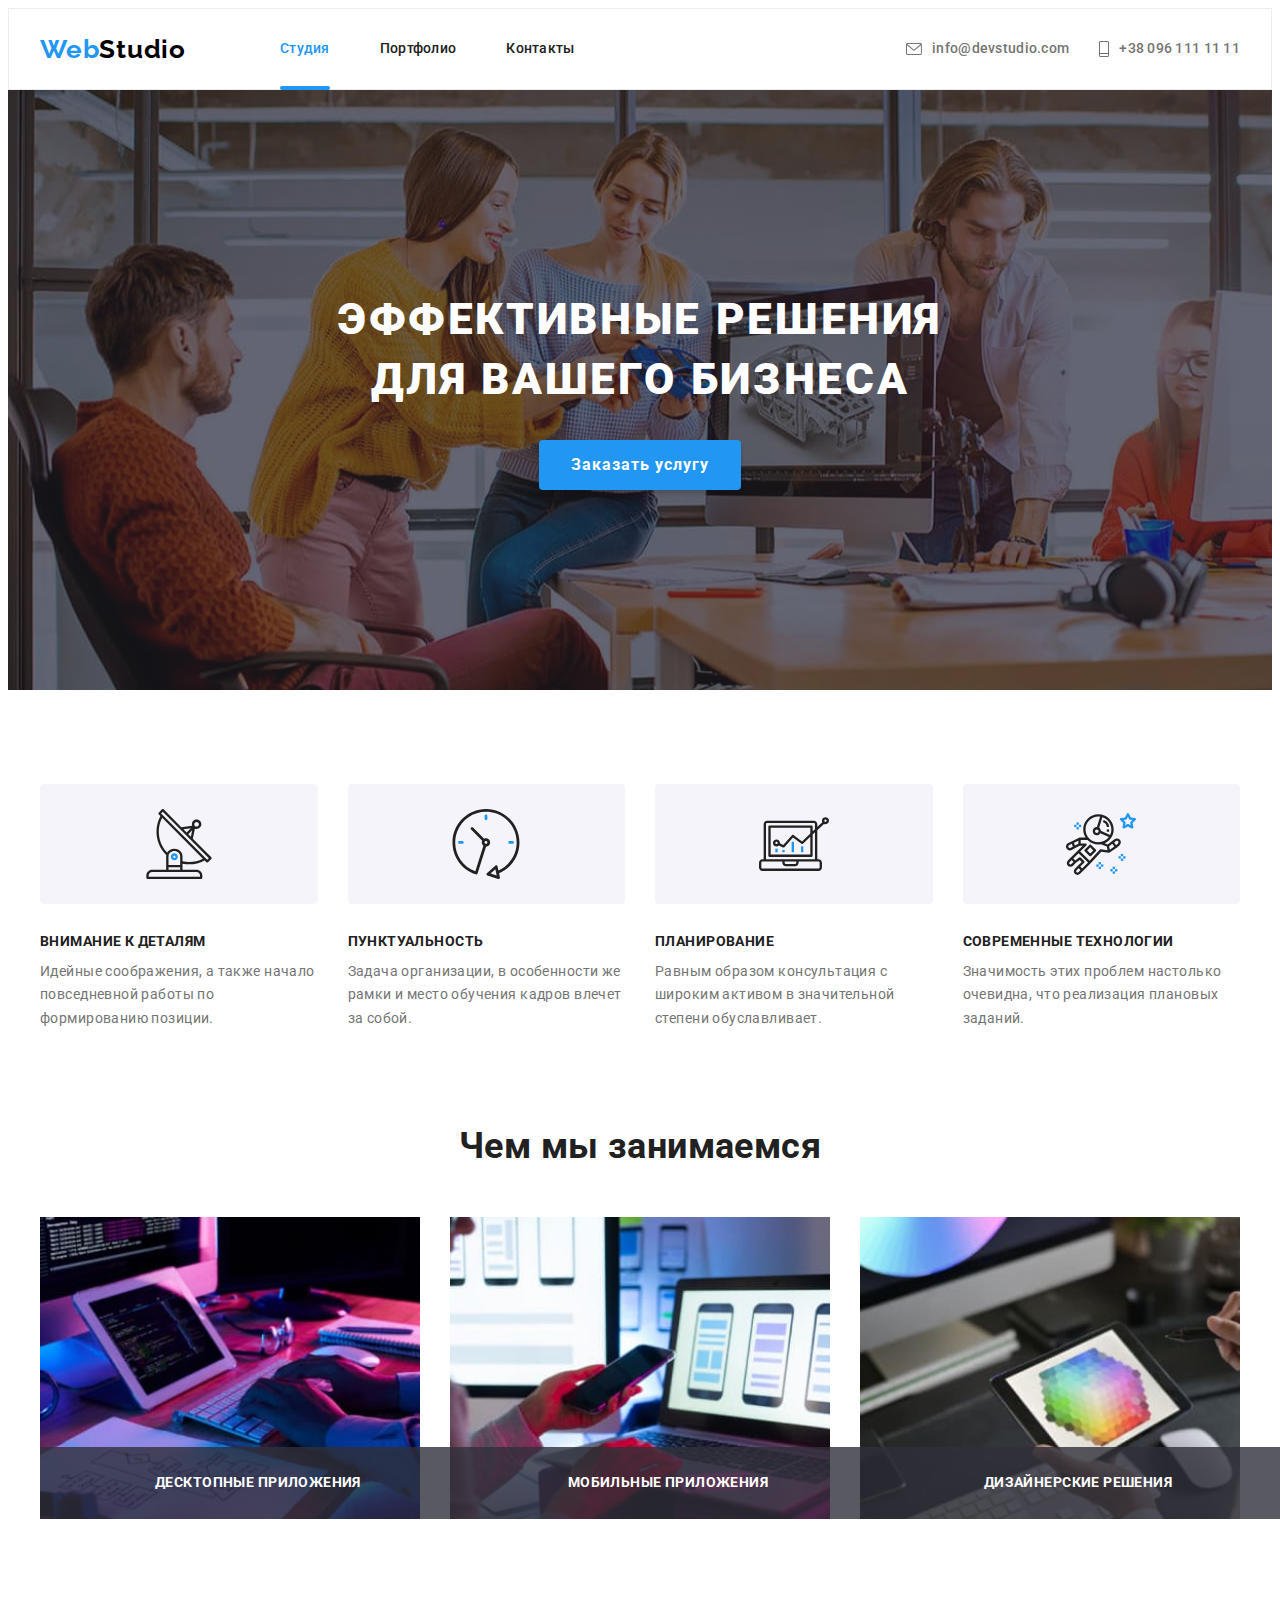
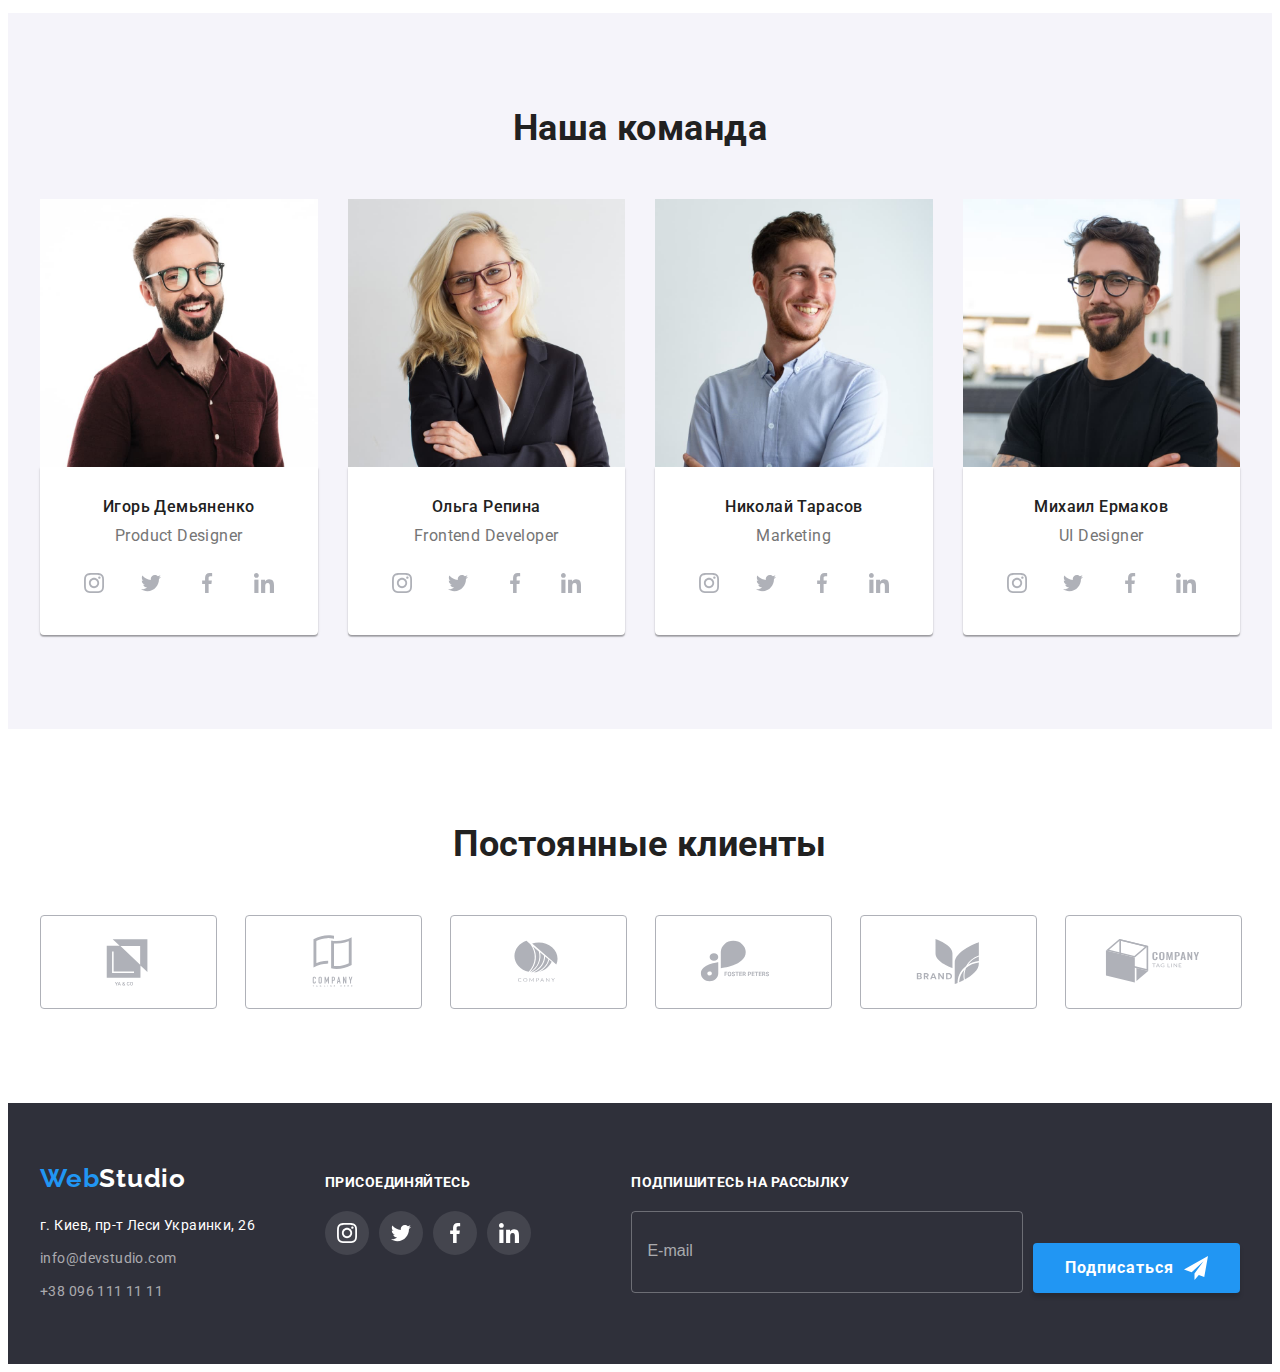
<file: index.html>
<!DOCTYPE html>
<html lang="ru">
<head>
    <meta charset="UTF-8">
    <meta http-equiv="X-UA-Compatible" content="IE=edge">
    <meta name="viewport" content="width=device-width, initial-scale=1.0">
    <title>Document</title>
    <link rel="preconnect" href="https://fonts.googleapis.com">
    <link rel="preconnect" href="https://fonts.gstatic.com" crossorigin>
    <link href="https://fonts.googleapis.com/css2?family=Raleway:wght@700&family=Roboto:wght@400;500;700;900&display=swap"
          rel="stylesheet">
    <link rel="stylesheet" href="https://cdnjs.cloudflare.com/ajax/libs/modern-normalize/1.1.0/modern-normalize.min.css" integrity="sha512-wpPYUAdjBVSE4KJnH1VR1HeZfpl1ub8YT/NKx4PuQ5NmX2tKuGu6U/JRp5y+Y8XG2tV+wKQpNHVUX03MfMFn9Q==" crossorigin="anonymous" referrerpolicy="no-referrer" />
    <link rel="stylesheet" href="./css/styles.css">
</head>
<body>
    <header class="header">
        <div class="container header-container">
        <a class="link logo" href="#">Web<span class="logo-black">Studio</span></a>
        <nav class="header-nav">
          <ul class="header-nav-list list">
              <li class="nav-list-item">
                   <a class="header-nav-link link current" href="#">Студия</a>
                </li> 
              <li class="nav-list-item"> 
                  <a class="header-nav-link link" href="./portfolio.html">Портфолио</a> 
                </li>
              <li class="nav-list-item"> 
                  <a class="header-nav-link link" href="#">Контакты</a> 
                </li>
          </ul>
        </nav>
        <ul class="contact-list list"> 
          <li class="nav-list-item">
            <a class="header-nav-link link" href="mailto:info@devstudio.com">info@devstudio.com 
                <svg class="header-nav-icon" width="16" height="12">
                <use href="./img/sprite.svg#icon-mail-icon"></use>
                </svg>
            </a>
          </li>
          <li class="nav-list-item"> 
            <a class="header-nav-link link" href="tel:+380961111111">+38 096 111 11 11
                <svg class="header-nav-icon" width="10" height="16">
                <use href="./img/sprite.svg#icon-telefon-icon"></use>
                </svg>
            </a> 
          </li>
        </ul>
        </div>
    </header>
    <main class="main">
        <section class="hero">
        <div class="container hero-container">
          <h1 class="hero-title">Эффективные решения для вашего бизнеса</h1>
          <button class="model-btn" type="button" data-modal-open>Заказать услугу</button>
        </div>
        </section>
        <section class="benefit section">
            <div class="container benefit-container">
            <h2 class="benefit-title visually-hidden">Преимущества</h2>
            <ul class="benefit-list list card-set">
                <li class="benefit-item card-set-item">
                    <div class="icon-background">
                    <svg class="benefit-icon icon-bgd" width="70" height="70">
                        <use href="./img/sprite.svg#icon-antenna-1"></use>
                    </svg> 
                    </div>
                    <h3 class="benefit-item-title">Внимание к деталям</h3>
                    <p class="benefit-description">Идейные соображения, а также начало повседневной работы по формированию позиции.</p>
                </li>
                <li class="benefit-item card-set-item">
                    <div class="icon-background">
                    <svg class="benefit-icon icon-bgd" width="70" height="70">
                        <use href="./img/sprite.svg#icon-clock-1"></use>
                    </svg> 
                    </div>
                    <h3 class="benefit-item-title">Пунктуальность</h3>
                    <p class="benefit-description">Задача организации, в особенности же рамки и место обучения кадров влечет за собой.</p>
                </li>
                <li class="benefit-item card-set-item">
                    <div class="icon-background">
                    <svg class="benefit-icon icon-bgd" width="70" height="70">
                        <use href="./img/sprite.svg#icon-diagram-1"></use>
                    </svg> 
                    </div>
                    <h3 class="benefit-item-title">Планирование</h3>
                    <p class="benefit-description">Равным образом консультация с широким активом в значительной степени обуславливает.</p>
                </li>
                <li class="benefit-item card-set-item">
                    <div class="icon-background">
                    <svg class="benefit-icon icon-bgd" width="70" height="70">
                        <use href="./img/sprite.svg#icon-astronaut-1"></use>
                    </svg> 
                    </div>
                    <h3 class="benefit-item-title">Современные технологии</h3>
                    <p class="benefit-description">Значимость этих проблем настолько очевидна, что реализация плановых заданий.</p>
                </li>
            </ul>
           </div>
        </section>
        <section class="work section">
            <div class="container work-container">
            <h2 class="section-title">Чем мы занимаемся</h2>
            <ul class="work-list list card-set">
                <li class="work-list-item card-set-item"> <img src="./img/img.jpg" alt="разработка сайтов" width="370" height="294"> 
                     <p class="work-list-description">Десктопные приложения</p>
                </li> 
                <li class="work-list-item card-set-item"> <img src="./img/img-1.jpg" alt="разработка мобильных приложений" width="370" height="294">
                    <p class="work-list-description">Мобильные приложения</p>
                </li>
                <li class="work-list-item card-set-item"> <img src="./img/img-2.jpg" alt="подбор дизайнерских решений" width="370" height="294">
                    <p class="work-list-description">Дизайнерские решения</p>
                </li>
            </ul>
            </div>
        </section>
        <section class="team section">
            <div class="container">
            <h2 class="section-title">Наша команда</h2>
            <ul class="team-list list card-set">
                <li class="team-item card-set-item">
                    <img src="./img/team-photo-1.jpg" alt="Игорь Демьяненко" width="270" height="260">
                    <div class="team-photo-description">
                    <h3 class="team-item-title">Игорь Демьяненко</h3>
                    <p class="team-description" lang="en">Product Designer</p>
                    <ul class="social-list list">
                        <li class="social-item">
                            <a class="social-link link" href="#" target="_blank" rel="noreferer noopener nofollow">
                                <svg class="social-icon" width="20" height="20">
                                    <use href="./img/sprite.svg#icon-instagram-2"></use>
                                </svg>
                            </a>
                        </li>
                        <li class="social-item">
                            <a class="social-link link" href="#" target="_blank" rel="noreferer noopener nofollow">
                                <svg class="social-icon" width="20" height="20">
                                    <use href="./img/sprite.svg#icon-twitter-1"></use>
                                </svg>
                            </a>
                        </li>
                        <li class="social-item">
                            <a class="social-link link" href="#" target="_blank" rel="noreferer noopener nofollow">
                                <svg class="social-icon" width="20" height="20">
                                    <use href="./img/sprite.svg#icon-facebook-1"></use>
                                </svg>
                            </a>
                        </li>
                        <li class="social-item">
                            <a class="social-link link" href="#" target="_blank" rel="noreferer noopener nofollow">
                                <svg class="social-icon" width="20" height="20">
                                    <use href="./img/sprite.svg#icon-linkedin-1"></use>
                                </svg>
                            </a>
                        </li>
                    </ul>
                    </div>
                </li>
                <li class="team-item card-set-item">
                    <img src="./img/team-photo-2.jpg" alt="Ольга Репина" width="270" height="260">
                    <div class="team-photo-description">
                    <h3 class="team-item-title">Ольга Репина</h3>
                    <p class="team-description" lang="en">Frontend Developer</p>
                        <ul class="social-list list">
                            <li class="social-item">
                                <a class="social-link link" href="#" target="_blank" rel="noreferer noopener nofollow">
                                    <svg class="social-icon" width="20" height="20">
                                        <use href="./img/sprite.svg#icon-instagram-2"></use>
                                    </svg>
                                </a>
                            </li>
                            <li class="social-item">
                                <a class="social-link link" href="#" target="_blank" rel="noreferer noopener nofollow">
                                    <svg class="social-icon" width="20" height="20">
                                        <use href="./img/sprite.svg#icon-twitter-1"></use>
                                    </svg>
                                </a>
                            </li>
                            <li class="social-item">
                                <a class="social-link link" href="#" target="_blank" rel="noreferer noopener nofollow">
                                    <svg class="social-icon" width="20" height="20">
                                        <use href="./img/sprite.svg#icon-facebook-1"></use>
                                    </svg>
                                </a>
                            </li>
                            <li class="social-item">
                                <a class="social-link link" href="#" target="_blank" rel="noreferer noopener nofollow">
                                    <svg class="social-icon" width="20" height="20">
                                        <use href="./img/sprite.svg#icon-linkedin-1"></use>
                                    </svg>
                                </a>
                            </li>
                        </ul>
                </div>
                </li>
                <li class="team-item card-set-item">
                    <img src="./img/team-photo-3.jpg" alt="Николай Тарасов" width="270" height="260">
                    <div class="team-photo-description">
                    <h3 class="team-item-title">Николай Тарасов</h3>
                    <p class="team-description" lang="en">Marketing</p>
                    <ul class="social-list list">
                        <li class="social-item">
                            <a class="social-link link" href="#" target="_blank" rel="noreferer noopener nofollow">
                                <svg class="social-icon" width="20" height="20">
                                    <use href="./img/sprite.svg#icon-instagram-2"></use>
                                </svg>
                            </a>
                        </li>
                        <li class="social-item">
                            <a class="social-link link" href="#" target="_blank" rel="noreferer noopener nofollow">
                                <svg class="social-icon" width="20" height="20">
                                    <use href="./img/sprite.svg#icon-twitter-1"></use>
                                </svg>
                            </a>
                        </li>
                        <li class="social-item">
                            <a class="social-link link" href="#" target="_blank" rel="noreferer noopener nofollow">
                                <svg class="social-icon" width="20" height="20">
                                    <use href="./img/sprite.svg#icon-facebook-1"></use>
                                </svg>
                            </a>
                        </li>
                        <li class="social-item">
                            <a class="social-link link" href="#" target="_blank" rel="noreferer noopener nofollow">
                                <svg class="social-icon" width="20" height="20">
                                    <use href="./img/sprite.svg#icon-linkedin-1"></use>
                                </svg>
                            </a>
                        </li>
                    </ul>
                </div>
                </li>
                <li class="team-item card-set-item">
                    <img src="./img/team-photo-4.jpg" alt="Михаил Ермаков" width="270" height="260">
                    <div class="team-photo-description">
                    <h3 class="team-item-title">Михаил Ермаков</h3>
                    <p class="team-description" lang="en">UI Designer</p>
                    <ul class="social-list list">
                        <li class="social-item">
                            <a class="social-link link" href="#" target="_blank" rel="noreferer noopener nofollow">
                                <svg class="social-icon" width="20" height="20">
                                    <use href="./img/sprite.svg#icon-instagram-2"></use>
                                </svg>
                            </a>
                        </li>
                        <li class="social-item">
                            <a class="social-link link" href="#" target="_blank" rel="noreferer noopener nofollow">
                                <svg class="social-icon" width="20" height="20">
                                    <use href="./img/sprite.svg#icon-twitter-1"></use>
                                </svg>
                            </a>
                        </li>
                        <li class="social-item">
                            <a class="social-link link" href="#" target="_blank" rel="noreferer noopener nofollow">
                                <svg class="social-icon" width="20" height="20">
                                    <use href="./img/sprite.svg#icon-facebook-1"></use>
                                </svg>
                            </a>
                        </li>
                        <li class="social-item">
                            <a class="social-link link" href="#" target="_blank" rel="noreferer noopener nofollow">
                                <svg class="social-icon" width="20" height="20">
                                    <use href="./img/sprite.svg#icon-linkedin-1"></use>
                                </svg>
                            </a>
                        </li>
                    </ul>
                </div>
                </li>
            </ul>
            </div>
        </section>
        <section class="clients section">
            <div class="container">
            <h2 class="section-title">Постоянные клиенты</h2>
            <ul class="clients-list list card-set">
                <li class="clients-item card-set-item">
                    <a class="clients-link link" href="#" target="_blank" rel="norefer noopener nofollow">
                        <svg class="clients-icon" width="106" height="60">
                            <use href="./img/sprite.svg#icon-logo"></use>
                        </svg>
                    </a>
                </li>
                <li class="clients-item card-set-item">
                    <a class="clients-link link" href="#" target="_blank" rel="norefer noopener nofollow">
                        <svg class="clients-icon" width="106" height="60">
                            <use href="./img/sprite.svg#icon-logo-1"></use>
                        </svg>
                    </a>
                </li>
                <li class="clients-item card-set-item">
                    <a class="clients-link link" href="#" target="_blank" rel="norefer noopener nofollow">
                        <svg class="clients-icon" width="106" height="60">
                            <use href="./img/sprite.svg#icon-logo-2"></use>
                        </svg>
                    </a>
                </li>
                <li class="clients-item card-set-item">
                    <a class="clients-link link" href="#" target="_blank" rel="norefer noopener nofollow">
                        <svg class="clients-icon" width="106" height="60">
                            <use href="./img/sprite.svg#icon-logo-3"></use>
                        </svg>
                    </a>
                </li>
                <li class="clients-item card-set-item">
                    <a class="clients-link link" href="#" target="_blank" rel="norefer noopener nofollow">
                        <svg class="clients-icon" width="106" height="60">
                            <use href="./img/sprite.svg#icon-logo-4"></use>
                        </svg>
                    </a>
                </li>
                <li class="clients-item card-set-item">
                    <a class="clients-link link" href="#" target="_blank" rel="norefer noopener nofollow">
                        <svg class="clients-icon" width="106" height="60">
                            <use href="./img/sprite.svg#icon-logo-5"></use>
                        </svg>
                    </a>
                </li>
            </ul>
            </div>
        </section>
    </main>
    <footer class="footer">
        <div class="container">
        <div class="footer-container">
            <div class="footer-item">
                <a class="link logo" href="#">Web<span class="logo-white">Studio</span></a>
                <address class="address">
                    <ul class="address-list list">
                        <li class="address-list-item"> <a class="address-link link" href="https://goo.gl/maps/u6zLMVcU29bm2vKz9"
                                target="_blank" rel="noreferrer noopener nofollow">г. Киев, пр-т Леси Украинки, 26</a>
                        </li>
                        <li class="address-list-item"> <a class="address-link link" href="mailto:info@devstudio.com">info@devstudio.com
                            </a> </li>
                        <li class="address-list-item"> <a class="address-link link" href="tel:+380961111111">+38 096 111 11 11 </a>
                        </li>
                    </ul>
                </address>
            </div>
            <div class="footer-item">
                <p class="footer-titel">присоединяйтесь</p> 
                <ul class="social-list list">
                    <li class="social-item">
                        <a class="social-link link" href="#">
                            <svg class="social-icon" width="20" height="20">
                                <use href="./img/sprite.svg#icon-instagram-2"></use>
                            </svg>
                        </a>
                    </li>
                    <li class="social-item">
                        <a class="social-link link" href="#" target="_blank" rel="noreferer noopener nofollow">
                            <svg class="social-icon" width="20" height="20">
                                <use href="./img/sprite.svg#icon-twitter-1"></use>
                            </svg>
                        </a>
                    </li>
                    <li class="social-item">
                        <a class="social-link link" href="#" target="_blank" rel="noreferer noopener nofollow">
                            <svg class="social-icon" width="20" height="20">
                                <use href="./img/sprite.svg#icon-facebook-1"></use>
                            </svg>
                        </a>
                    </li>
                    <li class="social-item">
                        <a class="social-link link" href="#" target="_blank" rel="noreferer noopener nofollow">
                            <svg class="social-icon" width="20" height="20">
                                <use href="./img/sprite.svg#icon-linkedin-1"></use>
                            </svg>
                        </a>
                    </li>
                </ul>
            </div>
            <div class="footer-item">
                <p class="footer-titel">Подпишитесь на рассылку</p>
                <form class="subscribe-form">
                        <input class="subscribe-form-input" type="email" name="user_subscribe" placeholder="E-mail" required>
                      <button class="model-btn" type="submit">Подписаться
                          <svg class="icon-send" width="24" height="24">
                              <use href="./img/sprite.svg#icon-send"></use>
                          </svg>
                      </button>
                   
                </form>
            </div>
        </div>
        </div>
    </footer>

    <div class="backdrop is-hidden" data-modal>
        <div class="modal">
            <button type="button" class="modal-btn-close" data-modal-close>
              <svg class="modal-btn-close-icon" width="18" height="18">
              <use href="./img/sprite.svg#icon-close"></use>
              </svg>
            </button>
            <p class="contact-form-header">Оставьте свои данные, мы вам перезвоним</p>
            <form class="contact-form">
                <div class="contact-form-field-wrapper">
                <label class="contact-form-field">
                   <span class="contact-field-name">Имя</span> 
                  <span class="contact-input-wrapper">
                   <input class="contact-form-input" type="text" name="user_name" required pattern="^[а-яА-Я]+$">
                     <svg class="input-icon" width="18" height="18">
                     <use href="./img/sprite.svg#icon-person"></use>
                     </svg>
                  </span>
                </label>
                <label class="contact-form-field">
                <span class="contact-field-name">Телефон</span>
                <span class="contact-input-wrapper">
                    <input class="contact-form-input" type="tel" name="user_phone" required pattern="[+]{1}[0-9]{2}-[0-9]{3}-[0-9]{3}-[0-9]{2}-[0-9]{2}" title="+38-XXX-XXX-XX-XX">
                    <svg class="input-icon" width="18" height="18">
                    <use href="./img/sprite.svg#icon-phone"></use>
                    </svg>
                </span>
                </label>
                <label class="contact-form-field">
                    <span class="contact-field-name">Почта</span>
                    <span class="contact-input-wrapper">
                    <input class="contact-form-input" type="email" name="user_email" required>
                    <svg class="input-icon" width="18" height="18">
                    <use href="./img/sprite.svg#icon-email"></use>
                    </svg>
                </span>
                </label>
                <label class="contact-form-field comments">
                    <span class="contact-field-name">Комментарий</span>
                    <textarea class="contact-form-comments" name="user_comments" placeholder="Введите текст"></textarea>
                </label>
                </div>
                <div class="contact-form-checkbox-wrapper">
                    <input type="checkbox" class="contact-form-checkbox visually-hidden" id=checkbox name="contract_conditions" required>
                    <label for="checkbox" class="contact-form-label">Соглашаюсь с рассылкой и принимаю&nbsp; <a href="">Условия договорa</a>
                    <svg class="icon-check" width="16" height="15">
                     <use href="./img/sprite.svg#icon-check" ></use>
                    </svg>
                    </label>
                </div>
                <button class="model-btn" type="submit">Отправить</button>
            </form>
        </div>
    </div>
<script src="./js/modal.js"></script>
</body>
</html>
</file>
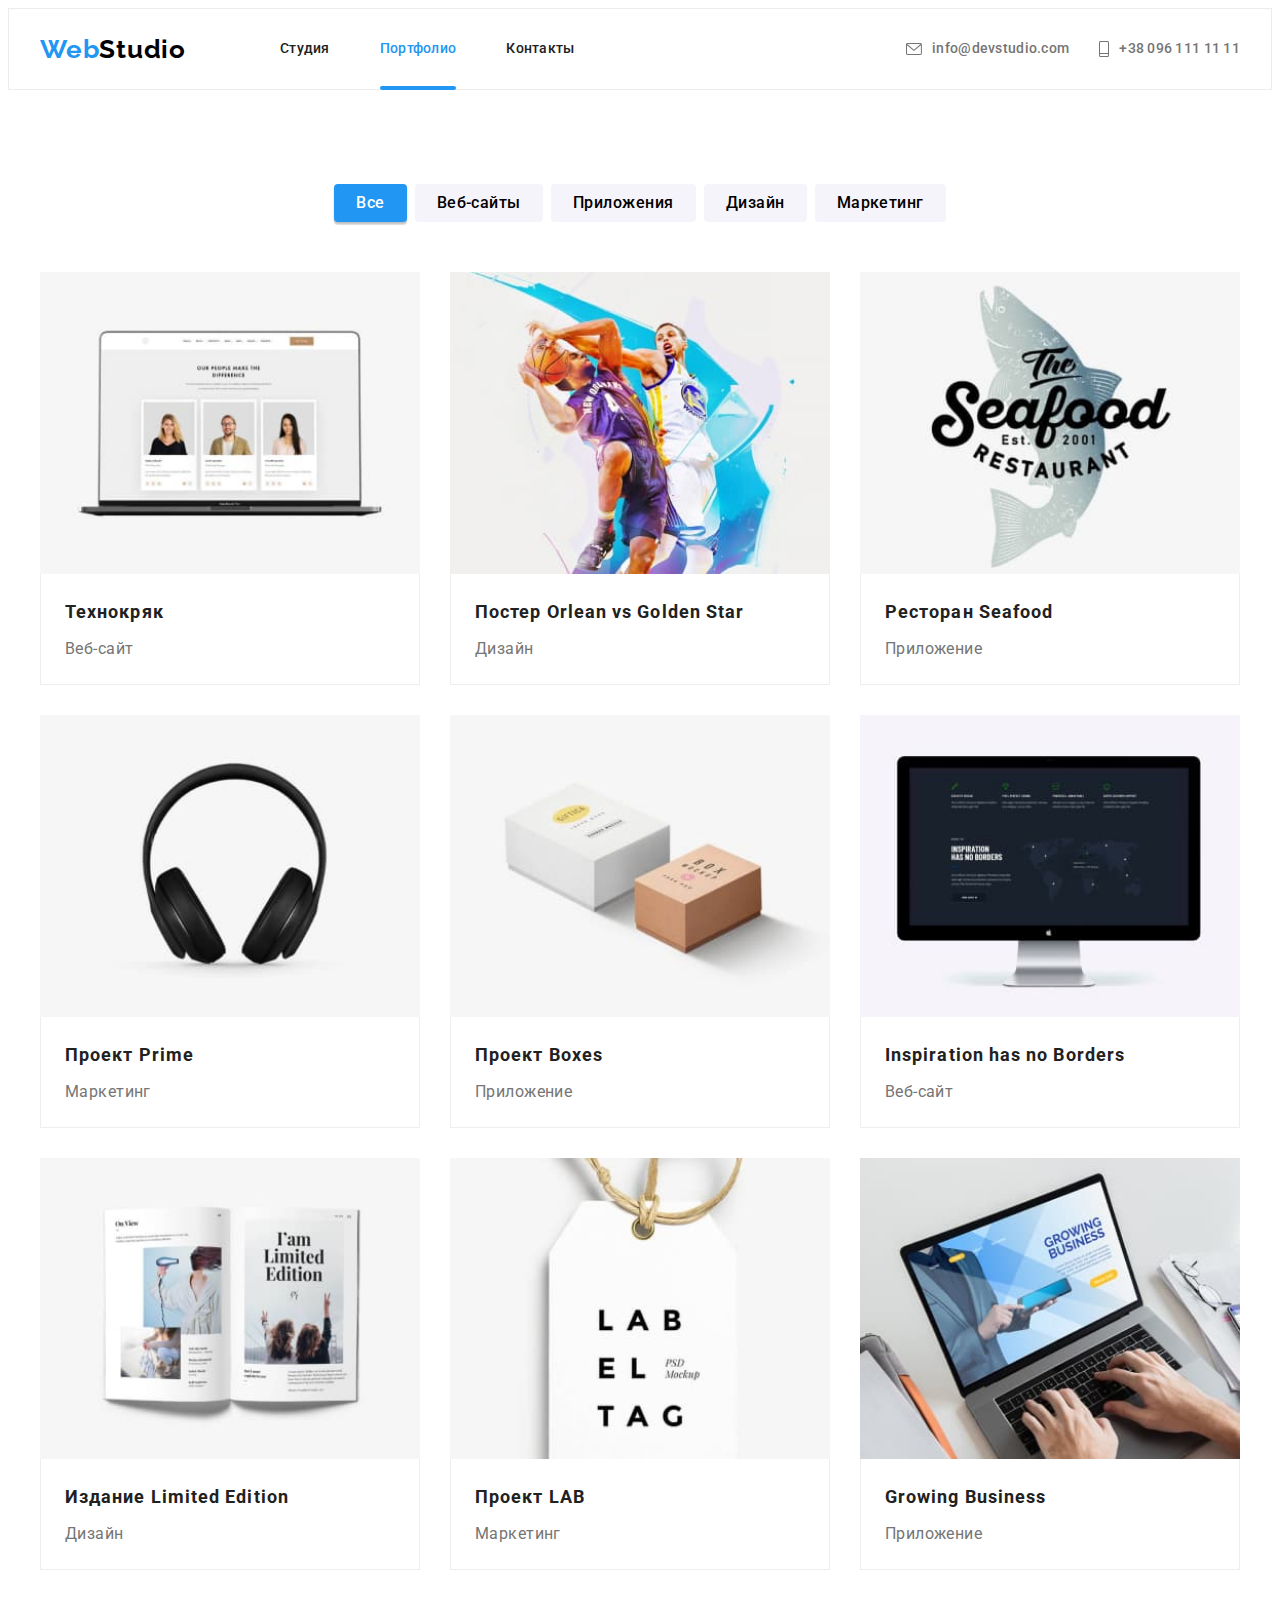
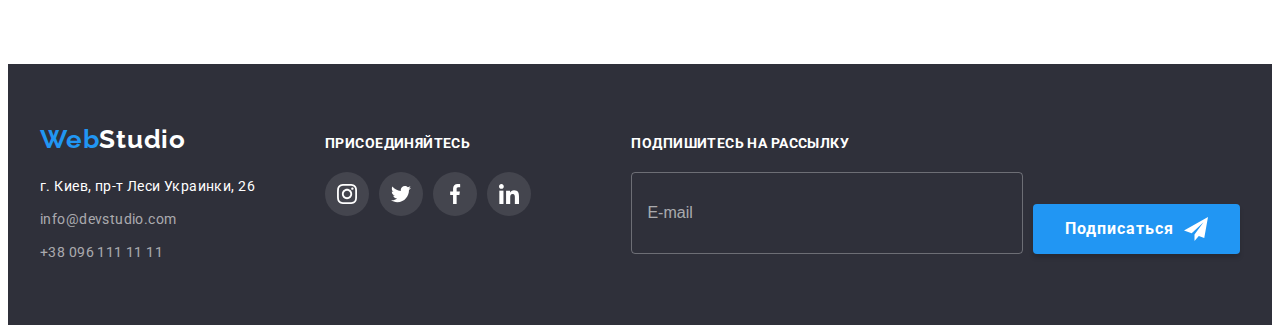
<file: portfolio.html>
<!DOCTYPE html>
<html lang="ru">
<head>
    <meta charset="UTF-8">
    <meta http-equiv="X-UA-Compatible" content="IE=edge">
    <meta name="viewport" content="width=device-width, initial-scale=1.0">
    <title>Document</title>
    <link rel="preconnect" href="https://fonts.googleapis.com">
    <link rel="preconnect" href="https://fonts.gstatic.com" crossorigin>
    <link href="https://fonts.googleapis.com/css2?family=Raleway:wght@700&family=Roboto:wght@400;500;700;900&display=swap"
          rel="stylesheet">
    <link rel="stylesheet" href="https://cdnjs.cloudflare.com/ajax/libs/modern-normalize/1.1.0/modern-normalize.min.css"
        integrity="sha512-wpPYUAdjBVSE4KJnH1VR1HeZfpl1ub8YT/NKx4PuQ5NmX2tKuGu6U/JRp5y+Y8XG2tV+wKQpNHVUX03MfMFn9Q=="
        crossorigin="anonymous" referrerpolicy="no-referrer" />
    <link rel="stylesheet" href="https://cdnjs.cloudflare.com/ajax/libs/modern-normalize/1.1.0/modern-normalize.min.css" integrity="sha512-wpPYUAdjBVSE4KJnH1VR1HeZfpl1ub8YT/NKx4PuQ5NmX2tKuGu6U/JRp5y+Y8XG2tV+wKQpNHVUX03MfMFn9Q==" crossorigin="anonymous" referrerpolicy="no-referrer" />
    <link rel="stylesheet" href="./css/styles.css">
</head>
<body>
    <header class="header">
        <div class="container header-container">
            <a class="link logo" href="#">Web<span class="logo-black">Studio</span></a>
            <nav class="header-nav">
                <ul class="header-nav-list list">
                    <li class="nav-list-item">
                        <a class="header-nav-link link" href="./index.html">Студия</a>
                    </li>
                    <li class="nav-list-item">
                        <a class="header-nav-link link current" href="#">Портфолио</a>
                    </li>
                    <li class="nav-list-item">
                        <a class="header-nav-link link" href="#">Контакты</a>
                    </li>
                </ul>
            </nav>
            <ul class="contact-list list">
                <li class="nav-list-item">
                    <a class="header-nav-link link" href="mailto:info@devstudio.com">info@devstudio.com
                        <svg class="header-nav-icon" width="16" height="12">
                            <use href="./img/sprite.svg#icon-mail-icon"></use>
                        </svg>
                    </a>
                </li>
                <li class="nav-list-item">
                    <a class="header-nav-link link" href="tel:+380961111111">+38 096 111 11 11
                        <svg class="header-nav-icon" width="10" height="16">
                            <use href="./img/sprite.svg#icon-telefon-icon"></use>
                        </svg>
                    </a>
                </li>
            </ul>
        </div>
    </header>
    <main class="main">
    <section class="projects section">
        <div class="container">
        <h1 class="projects-title visually-hidden">Наши проекты</h1>
        <ul class="projects-buttons-list list">
            <li class="projects-button-item"><button class="projects-button active-btn" type="button">Все</button></li>
            <li class="projects-button-item"><button class="projects-button" type="button">Веб-сайты</button></li>
            <li class="projects-button-item"><button class="projects-button" type="button">Приложения</button></li>
            <li class="projects-button-item"><button class="projects-button" type="button">Дизайн</button></li>
            <li class="projects-button-item"><button class="projects-button" type="button">Маркетинг</button></li>
        </ul>

        <ul class="projects-list list card-set">
            <li class="projects-item card-set-item"> 
                <a class="projects-link link" href="#" target="_blank" rel="noopener noreferrer nofollow">
                <div class="prolects-wraper">
                <img src="./img/project-1.jpg" alt="Веб-сайт Технокряк" width="370" height="294">
                <p class="projects-overlay">Ресурс предлагает комплексные предложения с разным уровнем функционала и
                    сервисов. Все это позволит посетителю получить
                    исчерпывающие сведения о компании или частном лице.</p>
                </div>
                <div class="img-description">
                <h2 class="projects-item-titel">Технокряк</h2>
                <p class="projects-description">Веб-сайт</p>
                </div>
                </a>
            </li>
            <li class="projects-item card-set-item">
                <a class="projects-link link" href="#" target="_blank" rel="noopener noreferrer nofollow">
                <div class="prolects-wraper">
                <img src="./img/project-2.jpg" alt="Постер-реклама" width="370" height="294">
                <p class="projects-overlay">Ресурс предлагает комплексные предложения с разным уровнем функционала и
                    сервисов. Все это позволит посетителю получить
                    исчерпывающие сведения о компании или частном лице.</p>
                </div>
                <div class="img-description"><h2 class="projects-item-titel">Постер <span lang="en">Orlean vs Golden Star </span> </h2>
                <p class="projects-description">Дизайн</p>
                </div>
                </a>
            </li>
            <li class="projects-item card-set-item">
                <a class="projects-link link" href="#" target="_blank" rel="noopener noreferrer nofollow">
                <div class="prolects-wraper">
                <img src="./img/project-3.jpg" alt="Приложение ресторана" width="370" height="294">
                <p class="projects-overlay">Ресурс предлагает комплексные предложения с разным уровнем функционала и
                    сервисов. Все это позволит посетителю получить
                    исчерпывающие сведения о компании или частном лице.</p>
                </div>
                <div class="img-description"><h2 class="projects-item-titel">Ресторан <span lang="en">Seafood</span> </h2>
                <p class="projects-description">Приложение</p>
                </div>
                </a>
            </li>
            <li class="projects-item card-set-item">
                <a class="projects-link link" href="#" target="_blank" rel="noopener noreferrer nofollow">
                <div class="prolects-wraper">
                <img src="./img/project-4.jpg" alt="Реклама" width="370" height="294">
                <p class="projects-overlay">Ресурс предлагает комплексные предложения с разным уровнем функционала и
                    сервисов. Все это позволит посетителю получить
                    исчерпывающие сведения о компании или частном лице.</p>
                </div>
                <div class="img-description">
                <h2 class="projects-item-titel">Проект <span lang="en">Prime</span> </h2>
                <p class="projects-description">Маркетинг</p>
                </div>
                </a>
            </li>
            <li class="projects-item card-set-item">
                <a class="projects-link link" href="#" target="_blank" rel="noopener noreferrer nofollow">
                <div class="prolects-wraper">
                <img src="./img/project-5.jpg" alt="Приложение Boxes" width="370" height="294">
                <p class="projects-overlay">Ресурс предлагает комплексные предложения с разным уровнем функционала и
                    сервисов. Все это позволит посетителю получить
                    исчерпывающие сведения о компании или частном лице.</p>
                </div>
                <div class="img-description">
                <h2 class="projects-item-titel">Проект <span lang="en">Boxes</span> </h2>
                <p class="projects-description">Приложение</p>
                </div>
                </a>
            </li>
            <li class="projects-item card-set-item">
                <a class="projects-link link" href="#" target="_blank" rel="noopener noreferrer nofollow">
                <div class="prolects-wraper">
                <img src="./img/project-6.jpg" alt="Веб-сайт Inspiration has no Borders" width="370" height="294">
                <p class="projects-overlay">Ресурс предлагает комплексные предложения с разным уровнем функционала и
                    сервисов. Все это позволит посетителю получить
                    исчерпывающие сведения о компании или частном лице.</p>
                </div>
                <div class="img-description">
                <h2 class="projects-item-titel" lang="en">Inspiration has no Borders</h2>
                <p class="projects-description">Веб-сайт</p>
                </div>
                </a>
            </li>
            <li class="projects-item card-set-item">
                <a class="projects-link link" href="#" target="_blank" rel="noopener noreferrer nofollow">
                <div class="prolects-wraper">
                <img src="./img/project-7.jpg" alt="Дизайн журнала" width="370" height="294">
                <p class="projects-overlay">Ресурс предлагает комплексные предложения с разным уровнем функционала и
                    сервисов. Все это позволит посетителю получить
                    исчерпывающие сведения о компании или частном лице.</p>
                </div>
                <div class="img-description">
                <h2 class="projects-item-titel">Издание <span lang="en">Limited Edition</span> </h2>
                <p class="projects-description">Дизайн</p>
                </div>
                </a>
            </li>
            <li class="projects-item card-set-item">
                <a class="projects-link link" href="#" target="_blank" rel="noopener noreferrer nofollow">
                <div class="prolects-wraper">
                <img src="./img/project-8.jpg" alt="Проект LAB" width="370" height="294">
                <p class="projects-overlay">Ресурс предлагает комплексные предложения с разным уровнем функционала и
                    сервисов. Все это позволит посетителю получить
                    исчерпывающие сведения о компании или частном лице.</p>
                </div>
                <div class="img-description">
                <h2 class="projects-item-titel">Проект <span lang="en">LAB</span> </h2>
                <p class="projects-description">Маркетинг</p>
                </div>
                </a>
            </li>
            <li class="projects-item card-set-item">
                <a class="projects-link link" href="#" target="_blank" rel="noopener noreferrer nofollow">
                <div class="prolects-wraper">
                <img src="./img/project-9.jpg" alt="Приложение Growing Business" width="370" height="294">
                <p class="projects-overlay">Ресурс предлагает комплексные предложения с разным уровнем функционала и
                    сервисов. Все это позволит посетителю получить
                    исчерпывающие сведения о компании или частном лице.</p>
                </div>
                <div class="img-description"><h2 class="projects-item-titel" lang="en">Growing Business</h2>
                <p class="projects-description">Приложение</p>
                </div>
                </a>
            </li>

        </ul>
        </div>
    </section>

    </main>
    <footer class="footer">
        <div class="container">
            <div class="footer-container">
                <div class="footer-item">
                    <a class="link logo" href="#">Web<span class="logo-white">Studio</span></a>
                    <address class="address">
                        <ul class="address-list list">
                            <li class="address-list-item"> <a class="address-link link"
                                    href="https://goo.gl/maps/u6zLMVcU29bm2vKz9" target="_blank"
                                    rel="noreferrer noopener nofollow">г. Киев, пр-т Леси Украинки, 26</a>
                            </li>
                            <li class="address-list-item"> <a class="address-link link"
                                    href="mailto:info@devstudio.com">info@devstudio.com
                                </a> </li>
                            <li class="address-list-item"> <a class="address-link link" href="tel:+380961111111">+38 096 111
                                    11 11 </a>
                            </li>
                        </ul>
                    </address>
                </div>
                <div class="footer-item">
                    <p class="footer-titel">присоединяйтесь</p>
                    <ul class="social-list list">
                        <li class="social-item">
                            <a class="social-link link" href="#">
                                <svg class="social-icon" width="20" height="20">
                                    <use href="./img/sprite.svg#icon-instagram-2"></use>
                                </svg>
                            </a>
                        </li>
                        <li class="social-item">
                            <a class="social-link link" href="#" target="_blank" rel="noreferer noopener nofollow">
                                <svg class="social-icon" width="20" height="20">
                                    <use href="./img/sprite.svg#icon-twitter-1"></use>
                                </svg>
                            </a>
                        </li>
                        <li class="social-item">
                            <a class="social-link link" href="#" target="_blank" rel="noreferer noopener nofollow">
                                <svg class="social-icon" width="20" height="20">
                                    <use href="./img/sprite.svg#icon-facebook-1"></use>
                                </svg>
                            </a>
                        </li>
                        <li class="social-item">
                            <a class="social-link link" href="#" target="_blank" rel="noreferer noopener nofollow">
                                <svg class="social-icon" width="20" height="20">
                                    <use href="./img/sprite.svg#icon-linkedin-1"></use>
                                </svg>
                            </a>
                        </li>
                    </ul>
                </div>
                <div class="footer-item">
                    <p class="footer-titel">Подпишитесь на рассылку</p>
                    <form class="subscribe-form">
                        <input class="subscribe-form-input" type="email" name="user_subscribe" placeholder="E-mail"
                            required>
                        <button class="model-btn" type="submit">Подписаться
                            <svg class="icon-send" width="24" height="24">
                                <use href="./img/sprite.svg#icon-send"></use>
                            </svg>
                        </button>
    
                    </form>
                </div>
            </div>
        </div>
    </footer>
   
</body>
</html>
</file>
<file: css/styles.css>
/* ======HEADER===== */
:root {
  --main-font-family: "Roboto", sans-serif;
  --main-font-color: #212121;
  --secondary-font-color: #757575;
  --font-color-dark-theme: #ffffff;
  --font-color-logo: #000000;
  --font-color-address: rgba(255, 255, 255, 0.6);
  --accent-color: #2196f3;
  --primary-background-color: #c4c4c4;
  --secondary-background-color: #f5f4fa;
  --team-card-background-color: #ffffff;
  --footer-background-color: #2f303a;
  --model-btn-hover-color: #188ce8;
  --card-item: 3;
  --card-gap: 30px;
  --transition: 250ms cubic-bezier(0.4, 0, 0.2, 1);
}
body {
  font-family: var(--main-font-family);
  color: var(--secondary-font-color);
  font-weight: 400;
  font-size: 14px;
  line-height: 1.71;
  letter-spacing: 0.03em;
}
h1,
h2,
h3,
p {
  margin-top: 0;
  margin-bottom: 0;
}
ul,
ol {
  margin-top: 0;
  margin-bottom: 0;
  padding-left: 0;
}
img {
  display: block;
  width: 100%;
  height: auto;
}
.container {
  width: 1200px;
  padding-left: 15px;
  padding-right: 15px;
  margin-left: auto;
  margin-right: auto;
}
.list {
  list-style: none;
}
.link {
  text-decoration: none;
  color: inherit;
}
.visually-hidden {
  position: absolute;
  width: 1px;
  height: 1px;
  margin: -1px;
  padding: 0;
  overflow: hidden;
  border: 0;
  clip: rect(0 0 0 0);
}
.header-container {
  display: flex;
  align-items: center;
}
.logo {
  font-family: "Raleway", sans-serif;
  font-style: normal;
  font-weight: 700;
  font-size: 26px;
  line-height: 1.19;
  letter-spacing: 0.03em;
  color: var(--accent-color);
  display: block;
}
.logo > .logo-black {
  color: var(--font-color-logo);
}

.header-nav-link:hover,
.header-nav-link:focus,
.current {
  color: var(--accent-color);
}

.contact-list {
  display: flex;
  margin-left: auto;
}
.contact-link {
  font-weight: 500;
  font-size: 14px;
  line-height: 1.14;
  letter-spacing: 0.02em;
  color: var(--secondary-font-color);
}
.header .logo {
  margin-right: 94px;
}
.header {
  border: 1px solid #ececec;
}
.header-nav-list {
  color: var(--main-font-color);
  display: flex;
}
.header-nav-link {
  font-weight: 500;
  font-size: 14px;
  line-height: 1.14;
  letter-spacing: 0.02em;
  padding-top: 32px;
  padding-bottom: 32px;
  display: block;
  transition: color var(--transition);
  position: relative;
}
.nav-list-item:not(:last-child) {
  margin-right: 50px;
}
.contact-list .header-nav-link {
  display: flex;
  flex-direction: row-reverse;
  align-items: center;
}
.contact-list > .nav-list-item:not(:last-child) {
  margin-right: 30px;
}
.header-nav-icon {
  fill: currentColor;
  margin-right: 10px;
}
.section {
  padding-top: 94px;
  padding-bottom: 94px;
}
.current::after {
  position: absolute;
  bottom: -1px;
  left: 0px;
  width: 100%;
  height: 4px;
  content: "";
  background-color: var(--accent-color);
  border-radius: 2px;
}
/* ======MAIN====== */
/* HERO */
.hero {
  background-color: var(--primary-background-color);
  padding-top: 200px;
  padding-bottom: 200px;
  background-image: linear-gradient(
      rgba(47, 48, 58, 0.4),
      rgba(47, 48, 58, 0.4)
    ),
    url(../img/background-img.jpg);
  background-size: cover;
}
.hero-title {
  font-weight: 900;
  font-size: 44px;
  line-height: 1.36;
  text-align: center;
  letter-spacing: 0.06em;
  text-transform: uppercase;
  color: var(--font-color-dark-theme);

  max-width: 696px;
  margin-right: auto;
  margin-left: auto;
  margin-bottom: 30px;
}
.model-btn {
  display: block;
  font-family: inherit;
  font-weight: 700;
  font-size: 16px;
  line-height: 1.87;
  text-align: center;
  letter-spacing: 0.06em;
  color: var(--font-color-dark-theme);
  background-color: var(--accent-color);
  cursor: pointer;
  min-width: 200px;
  padding: 10px 32px;
  box-shadow: 0px 4px 4px rgba(0, 0, 0, 0.15);
  border: none;
  border-radius: 4px;
  margin-left: auto;
  margin-right: auto;
  transition: color var(--transition), background-color var(--transition);
}
.model-btn:hover,
.model-btn:focus {
  color: var(--font-color-dark-theme);
  background-color: var(--model-btn-hover-color);
}
/* BENEFIT */
.benefit-item-title {
  font-size: 14px;
  line-height: 1.14;
  text-transform: uppercase;
  color: var(--main-font-color);
  margin-bottom: 10px;
}
.card-set {
  display: flex;
  flex-wrap: wrap;
  margin-top: calc(var(--card-gap) * -1);
  margin-left: calc(var(--card-gap) * -1);
}
.card-set-item {
  flex-basis: calc(100% / var(--card-item) - var(--card-gap));
  margin-top: var(--card-gap);
  margin-left: var(--card-gap);
}
.benefit {
  padding-bottom: 0px;
  --card-item: 4;
}
.icon-background {
  display: flex;
  justify-content: center;
  align-items: center;
  height: 120px;
  background-color: var(--secondary-background-color);
  border-radius: 4px;
  margin-bottom: 30px;
}
/* WORK */
.section-title {
  font-size: 36px;
  line-height: 1.17;
  text-align: center;
  color: var(--main-font-color);
  margin-bottom: 50px;
}
.work-list-item {
  position: relative;
}
.work-list-description {
  position: absolute;
  background-color: rgba(47, 48, 58, 0.8);
  bottom: 0px;
  left: 0px;
  width: 100%;
  font-weight: 700;
  line-height: 1.14;
  text-transform: uppercase;
  color: var(--font-color-dark-theme);
  text-align: center;
  padding: 28px;
}
/* TEAM */
.team {
  background-color: var(--secondary-background-color);
  --card-item: 4;
}
.team-item-title {
  font-weight: 500;
  color: var(--main-font-color);
  margin-bottom: 10px;
}
.team-description,
.team-item-title {
  font-size: 16px;
  line-height: 1.19;
  text-align: center;
}
.team-description {
  margin-bottom: 16px;
}
.team-photo-description {
  background-color: var(--team-card-background-color);
  padding-top: 30px;
  padding-bottom: 30px;
  padding-left: 32px;
  padding-right: 32px;
  box-shadow: 0px 1px 3px rgba(0, 0, 0, 0.12), 0px 1px 1px rgba(0, 0, 0, 0.14),
    0px 2px 1px rgba(0, 0, 0, 0.2);
  border-radius: 0px 0px 4px 4px;
  border-top: none;
}
.social-link {
  display: flex;
  justify-content: center;
  align-items: center;
  color: #afb1b8;
  width: 44px;
  height: 44px;
  border-radius: 50%;
  transition: color var(--transition), background-color var(--transition);
}
.social-link:hover,
.social-link:focus {
  color: white;
  background-color: var(--accent-color);
}
.social-icon,
.clients-icon {
  fill: currentColor;
}
.social-list-link {
  display: flex;
  justify-content: space-between;
}
/* CLIENTS */

.clients {
  --card-item: 6;
}
.clients-link {
  display: flex;
  justify-content: center;
  align-items: center;
  color: #afb1b8;
  width: 100%;
  height: 92px;
  border: 1px solid currentColor;
  border-radius: 4px;
  transition: border var(--transition);
}
.clients-link:hover,
.clients-link:focus {
  color: var(--accent-color);
}

/* ======PORTFOLIO====== */
.projects-button {
  font-family: inherit;
  font-weight: 500;
  font-size: 16px;
  line-height: 1.62;
  text-align: center;
  letter-spacing: 0.03em;
  background-color: var(--secondary-background-color);
  cursor: pointer;
  background: #f5f4fa;
  border: none;
  border-radius: 4px;
  padding: 6px 22px;
  transition: color var(--transition), background-color var(--transition),
    box-shadow var(--transition);
}
.projects-button:hover,
.projects-button:focus,
.active-btn {
  color: var(--font-color-dark-theme);
  background-color: var(--accent-color);
  box-shadow: 0px 3px 1px rgba(0, 0, 0, 0.1), 0px 1px 2px rgba(0, 0, 0, 0.08),
    0px 2px 2px rgba(0, 0, 0, 0.12);
}
.projects-buttons-list {
  display: flex;
  align-items: center;
  justify-content: center;
  margin-bottom: 50px;
}
.projects-button-item:not(:last-child) {
  margin-right: 8px;
}
.projects-item-titel {
  font-size: 18px;
  line-height: 2;
  letter-spacing: 0.06em;
  color: var(--main-font-color);
  margin-bottom: 4px;
}
.projects-overlay {
  position: absolute;
  top: 0px;
  left: 0px;
  width: 100%;
  height: 100%;
  background-color: rgba(33, 150, 243, 0.9);
  font-size: 18px;
  line-height: 1.56;
  color: var(--font-color-dark-theme);
  padding: 63px 24px;
  overflow: auto;
  transform: translateY(100%);
  transition: transform var(--transition);
}
.prolects-wraper {
  position: relative;
  overflow: hidden;
}
.projects-description {
  font-size: 16px;
  line-height: 1.87;
}
.projects-link:hover,
.projects-link:focus {
  box-shadow: 0px 1px 1px rgba(0, 0, 0, 0.12), 0px 4px 4px rgba(0, 0, 0, 0.06),
    1px 4px 6px rgba(0, 0, 0, 0.16);
}
.projects-link:hover .projects-overlay,
.projects-link:focus .projects-overlay {
  transform: translateY(0%);
}
.projects-link {
  display: flex;
  flex-direction: column;
  transition: box-shadow var(--transition);
}
.img-description {
  border: 1px solid #eeeeee;
  border-top: none;
  padding: 20px 24px;
}
/* ======FOOTER====== */
.footer {
  background-color: var(--footer-background-color);
  padding-top: 60px;
  padding-bottom: 60px;
}
.footer-container {
  display: flex;
  align-items: baseline;
}
.logo > .logo-white {
  color: var(--font-color-dark-theme);
}
.address {
  display: flex;
  font-style: inherit;
}
.address-link {
  color: var(--font-color-address);
  transition: color var(--transition);
}
.address-link[target="_blank"] {
  color: var(--font-color-dark-theme);
}
.address-link:hover,
.address-link:focus {
  color: var(--accent-color);
}
.footer .logo {
  margin-bottom: 20px;
}
.address-list-item:not(:last-child) {
  margin-bottom: 9px;
}
.social-list {
  display: flex;
  justify-content: space-between;
}
.social-item:not(:last-child) {
  margin-right: 10px;
}
.footer-item:not(:last-child) {
  margin-right: 70px;
}
.footer-item:last-child {
  margin-left: auto;
}
.footer .social-icon {
  fill: var(--font-color-dark-theme);
}
.footer .social-link {
  background-color: rgba(255, 255, 255, 0.1);
  color: white;
}
.footer .social-link:hover,
.footer .social-link:focus {
  background-color: var(--accent-color);
}
.footer-titel {
  color: var(--font-color-dark-theme);
  font-weight: 700;
  line-height: 1.14;
  text-transform: uppercase;
  margin-bottom: 20px;
}
.subscribe-form-input {
  border: 1px solid rgba(255, 255, 255, 0.3);
  border-radius: 4px;
  width: 360px;
  height: 50px;
  background-color: transparent;
  padding: 15px;
  color: var(--font-color-dark-theme);
  margin-right: 10px;
}
.subscribe-form-input::placeholder {
  font-size: 16px;
  line-height: 1.25;
  color: rgba(255, 255, 255, 0.6);
}

.subscribe-form-wraper {
  margin-right: 12px;
  width: 360px;
}
.footer .model-btn {
  display: flex;
  align-items: center;
  justify-content: space-between;
}
.icon-send {
  margin-left: 10px;
}
.subscribe-form {
  display: flex;
  align-items: flex-end;
}
/* ======FOOTER-END====== */

/* BACKDROP */

.backdrop {
  position: fixed;
  top: 0px;
  left: 0px;
  width: 100vw;
  height: 100vh;
  background: rgba(0, 0, 0, 0.2);
  transition: opacity var(--transition), visibility var(--transition);
}
.backdrop.is-hidden {
  opacity: 0;
  visibility: hidden;
  pointer-events: none;
}
.backdrop.is-hidden .modal {
  transform: translate(-50%, -50%) scale(1.5) rotate(-45deg);
}
.modal-btn-close {
  position: absolute;
  display: flex;
  justify-content: center;
  align-items: center;
  top: 8px;
  right: 8px;
  background: transparent;
  border: 1px solid rgba(0, 0, 0, 0.1);
  border-radius: 50%;
  width: 30px;
  height: 30px;
  padding: 0;
  cursor: pointer;
  transition: background-color var(--transition);
}
.modal-btn-close:hover,
.modal-btn-close:focus {
  background-color: var(--accent-color);
  fill: var(--font-color-dark-theme);
}
.modal {
  position: absolute;
  top: 50%;
  left: 50%;
  width: 100%;
  max-width: 528px;
  min-height: 580px;
  background-color: #ffffff;
  transform: translate(-50%, -50%);
  transition: transform var(--transition);
  padding: 40px;
}
.contact-form-input {
  height: 40px;
  width: 100%;
  border: 1px solid rgba(33, 33, 33, 0.2);
  border-radius: 4px;
  padding-left: 42px;
  padding-right: 12px;
  transition: border-color var(--transition);
}
.contact-form-input:hover,
.contact-form-input:focus {
  outline: none;
  border-color: var(--accent-color);
}

.contact-form-input:focus + .input-icon {
  fill: var(--accent-color);
}
.contact-form-input:hover + .input-icon {
  fill: var(--accent-color);
}
.contact-form-comments {
  resize: none;
  width: 100%;
  height: 120px;
  border: 1px solid rgba(33, 33, 33, 0.2);
  border-radius: 4px;
}
.contact-form-header {
  font-weight: 700;
  font-size: 20px;
  line-height: 1.15;
  text-align: center;
  color: var(--main-font-color);
  margin-bottom: 12px;
}
.contact-field-name {
  font-size: 12px;
  line-height: 1.17;
  letter-spacing: 0.01em;
  color: var(--secondary-font-color);
  margin-bottom: 4px;
}
.contact-input-wrapper {
  position: relative;
}
.input-icon {
  position: absolute;
  top: 50%;
  left: 12px;
  transform: translateY(-50%);
  transition: fill var(--transition);
}
.contact-form-field:not(:last-child) {
  display: block;
  margin-bottom: 10px;
}
.contact-form-comments {
  padding: 12px 16px;
  transition: border-color var(--transition);
}
.contact-form-field-wrapper {
  margin-bottom: 20px;
}
.contact-form-comments:hover,
.contact-form-comments:focus {
  outline: none;
  border-color: var(--accent-color);
}
.contact-form-comments::placeholder {
  font-size: 12px;
  line-height: 1.17;
  letter-spacing: 0.01em;
  color: rgba(117, 117, 117, 0.5);
}
.contact-form-checkbox-wrapper {
  display: flex;
  justify-content: center;
  margin-bottom: 30px;
}
.contact-form-label {
  position: relative;
  display: flex;
  align-items: center;
}
.contact-form-label::before {
  display: inline-block;
  width: 16px;
  height: 15px;
  content: "";
  border: 2px solid #212121;
  border-radius: 2px;
  cursor: pointer;
  margin-right: 8px;
  transition: border-color var(--transition);
}
.contact-form-checkbox:checked + .contact-form-label::before {
  border: none;
  background-color: var(--accent-color);
}
.contact-form-checkbox:focus + .contact-form-label::before {
  border-color: var(--accent-color);
}
.contact-form-checkbox:hover + .contact-form-label::before {
  border-color: var(--accent-color);
}
.icon-check {
  position: absolute;
  top: 0;
  left: 0;
  transform: translateY(30%);
  z-index: 100;
}
</file>
